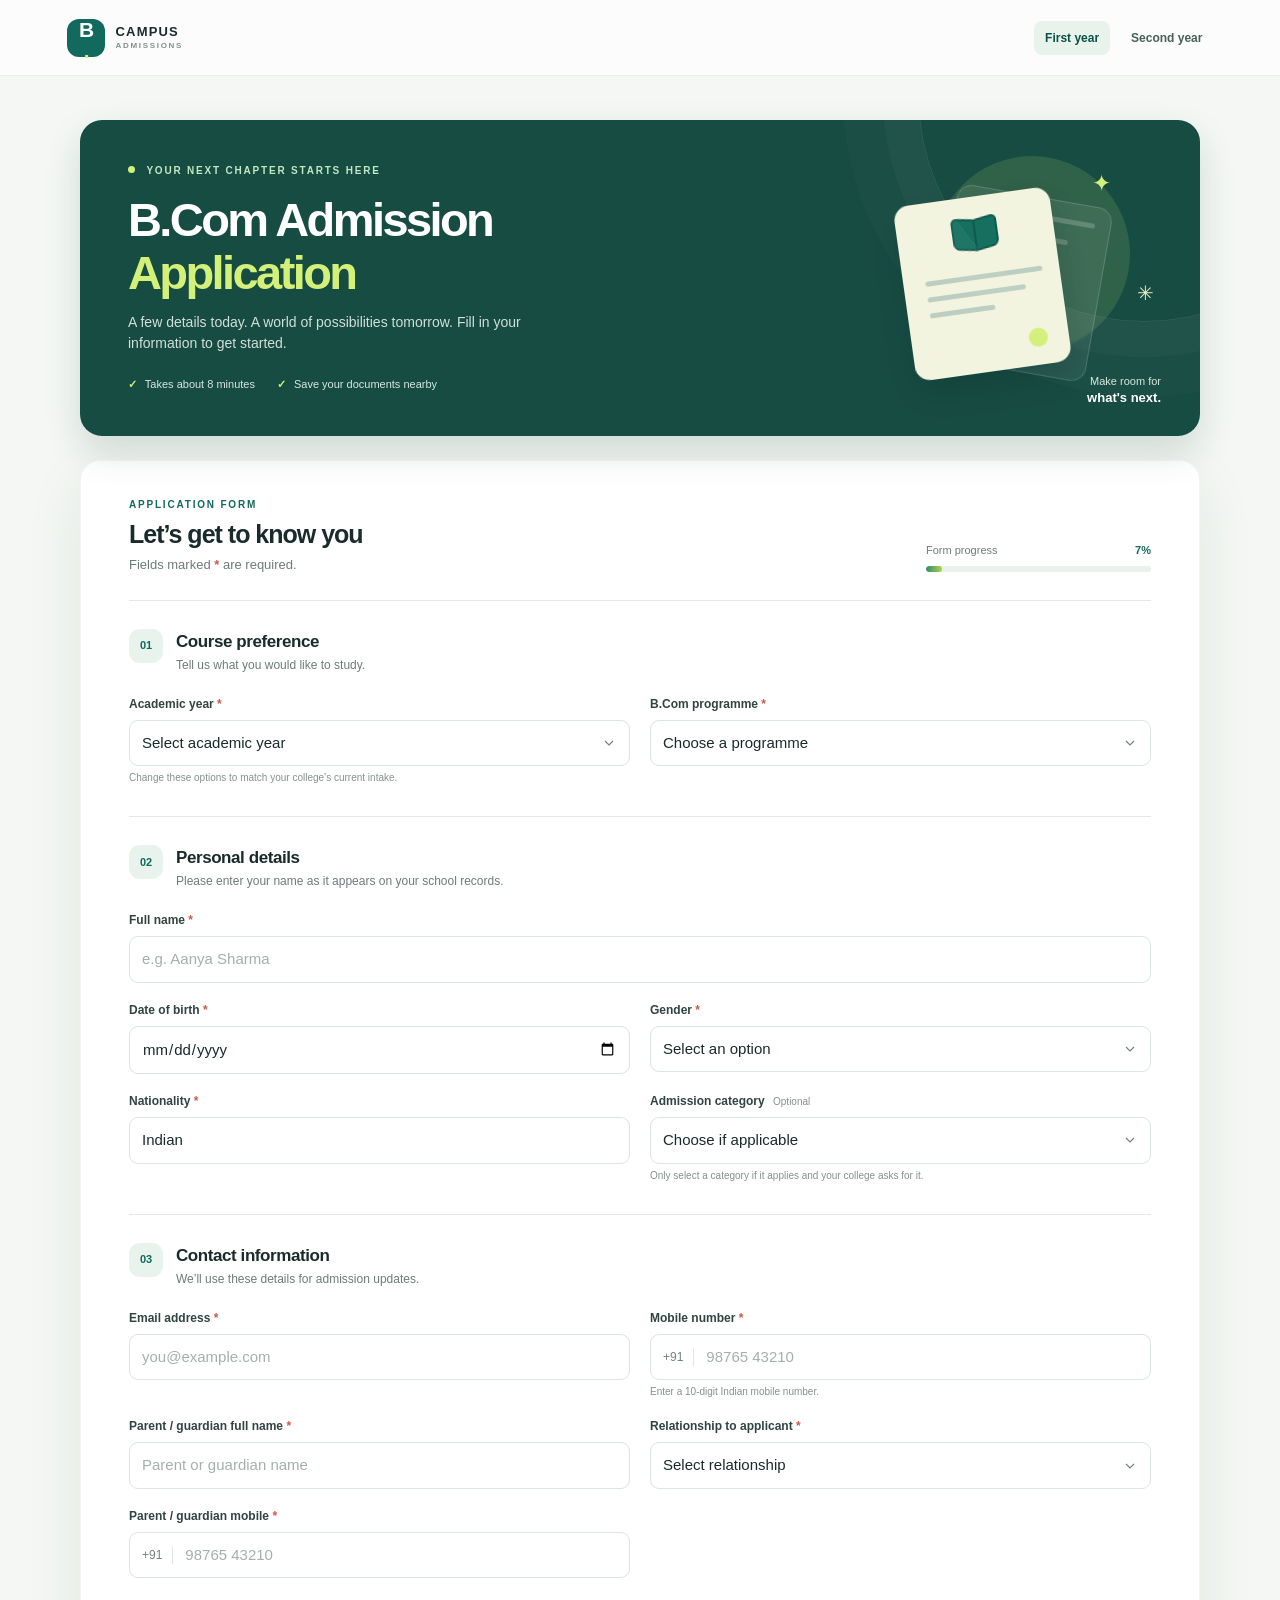
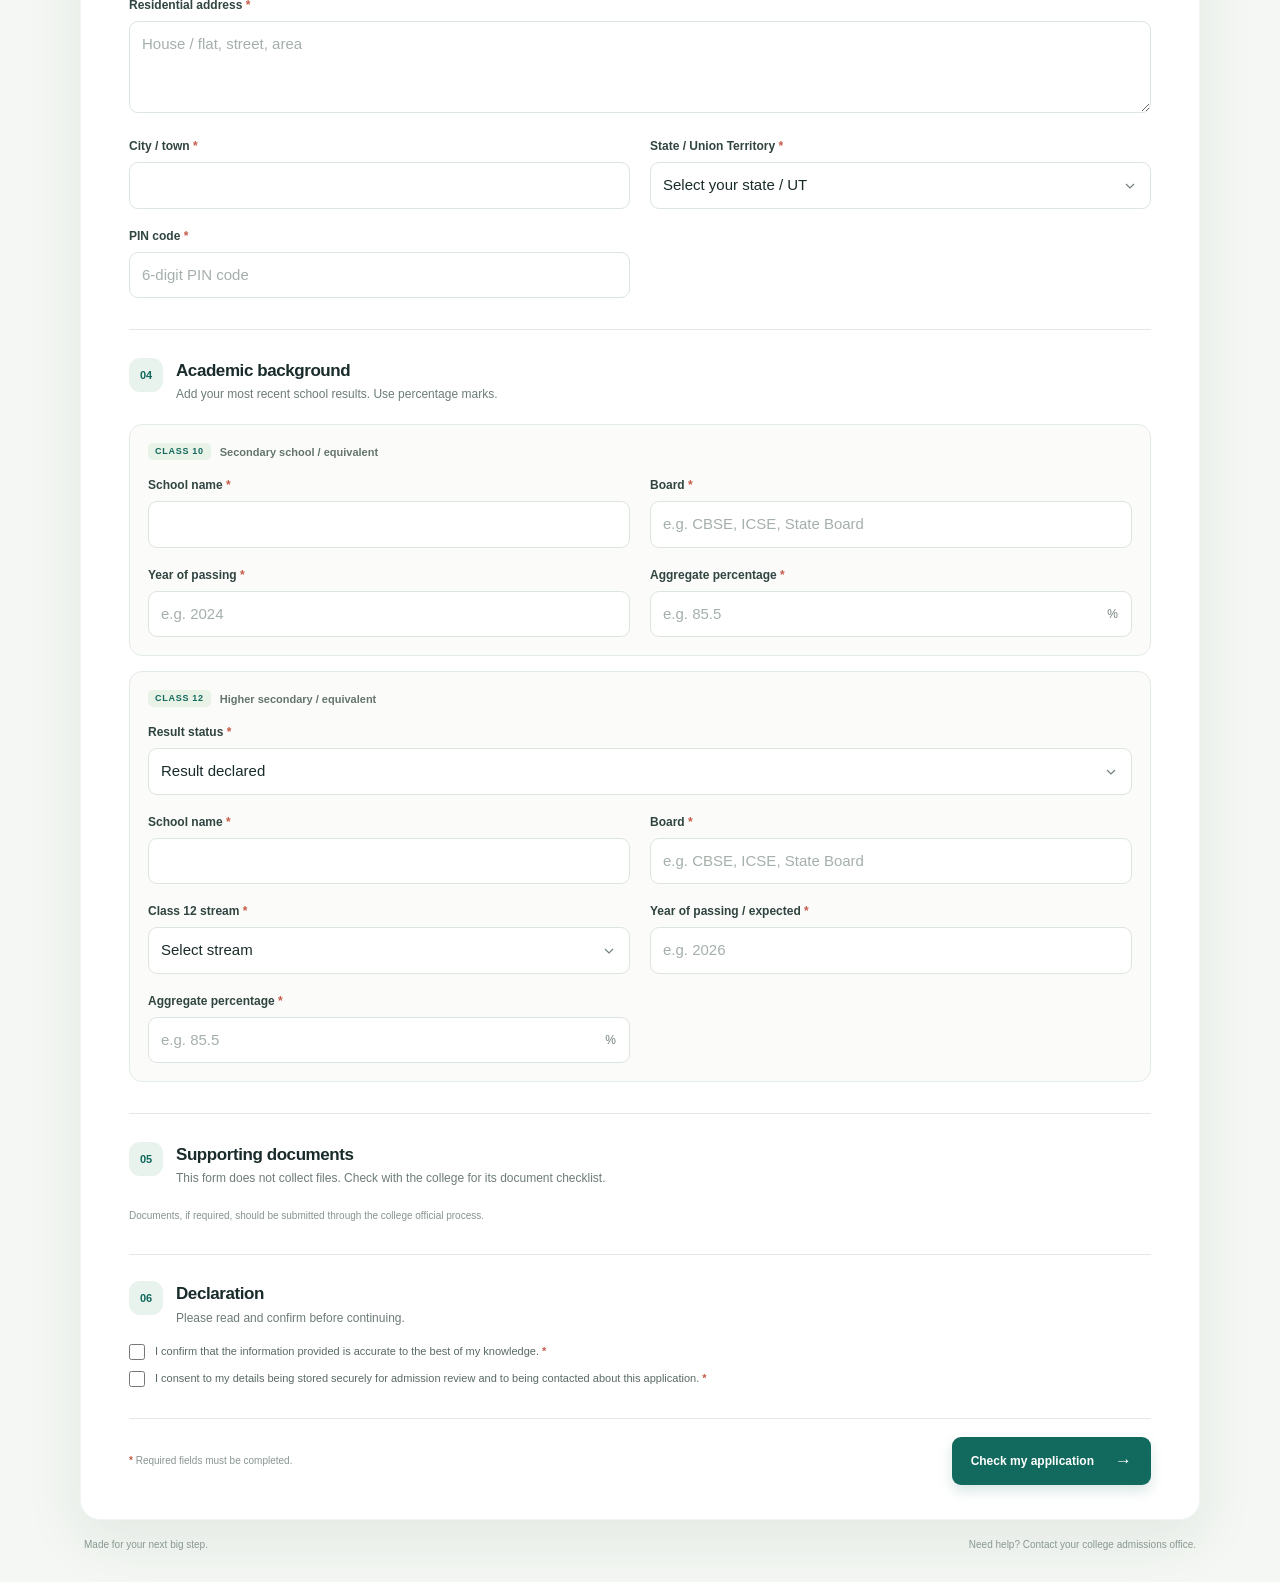
<file: index.html>
<!doctype html>
<html lang="en">
<head>
  <meta charset="utf-8">
  <meta name="viewport" content="width=device-width, initial-scale=1">
  <meta name="theme-color" content="#f4f7f3">
  <meta name="description" content="A clear, student-friendly Bachelor of Commerce admission form.">
  <title>B.Com Admission Form</title>
  <link rel="stylesheet" href="styles.css">
  <script src="supabase-config.js"></script>
  <script src="admission-db.js"></script>
  <script>
document.addEventListener("DOMContentLoaded", () => {
  const form = document.querySelector("#admission-form");
  const progressText = document.querySelector("#progress-text");
  const progressBar = document.querySelector("#progress-bar");
  const progressFill = document.querySelector("#progress-fill");
  const resultStatus = document.querySelector("#result-status");
  const marks12Field = document.querySelector("#marks12-field");
  const marks12 = document.querySelector("#marks12");
  const resultNote = document.querySelector("#result-note");
  const message = document.querySelector("#form-message");
  const today = new Date();
  const currentYear = today.getFullYear();
  const todayString = `${today.getFullYear()}-${String(today.getMonth() + 1).padStart(2, "0")}-${String(today.getDate()).padStart(2, "0")}`;

  document.querySelector("#dob").max = todayString;
  for (const yearField of [document.querySelector("#year10"), document.querySelector("#year12")]) {
    yearField.max = String(currentYear + 2);
  }
  const academicYear = document.querySelector("#academic-year");
  for (const startYear of [currentYear, currentYear + 1]) {
    const option = document.createElement("option");
    option.value = `${startYear}–${String(startYear + 1).slice(-2)}`;
    option.textContent = option.value;
    academicYear.append(option);
  }

  function updateResultFields() {
    const awaited = resultStatus.value === "awaited";
    marks12.required = !awaited;
    marks12.disabled = awaited;
    marks12Field.hidden = awaited;
    resultNote.hidden = !awaited;
    updateProgress();
  }

  function updateProgress() {
    const requiredFields = [...form.querySelectorAll("[required]")].filter((field) => !field.disabled);
    const completed = requiredFields.filter((field) => field.type === "checkbox" ? field.checked : field.validity.valid).length;
    const percentage = requiredFields.length ? Math.round((completed / requiredFields.length) * 100) : 0;
    progressText.textContent = `${percentage}%`;
    progressBar.setAttribute("aria-valuenow", String(percentage));
    progressFill.style.width = `${percentage}%`;
  }

  function showMessage(text, type = "success") {
    message.textContent = text;
    message.classList.toggle("error", type === "error");
    message.hidden = false;
    message.focus();
  }

  form.addEventListener("input", () => {
    updateProgress();
    if (!message.hidden) message.hidden = true;
  });
  form.addEventListener("change", updateProgress);
  resultStatus.addEventListener("change", updateResultFields);

  for (const phone of [document.querySelector("#phone"), document.querySelector("#guardian-phone")]) {
    phone.addEventListener("input", () => {
      phone.value = phone.value.replace(/\D/g, "").slice(0, 10);
    });
  }
  document.querySelector("#pincode").addEventListener("input", (event) => {
    event.currentTarget.value = event.currentTarget.value.replace(/\D/g, "").slice(0, 6);
  });

  form.addEventListener("submit", async (event) => {
    event.preventDefault();
    form.classList.add("was-validated");
    updateProgress();

    if (!form.checkValidity()) {
      const firstInvalid = form.querySelector(":invalid");
      showMessage("A few details need your attention. Review the highlighted fields and try again.", "error");
      if (firstInvalid) {
        firstInvalid.focus();
        firstInvalid.reportValidity();
      }
      return;
    }

    const submitButton = form.querySelector(".submit-button");
    submitButton.disabled = true;
    submitButton.firstChild.textContent = "Sending application ";
    const values = Object.fromEntries([...new FormData(form).entries()].filter(([, value]) => !(value instanceof File)));
    values.informationAccurate = form.elements.informationAccurate.checked;
    values.privacyConsent = form.elements.privacyConsent.checked;
    try {
      await window.submitAdmissionApplication({
        application_type: "first_year",
        applicant_name: values.fullName,
        email: values.email,
        phone: values.phone,
        academic_year: values.academicYear,
        details: values
      });
      form.reset();
      updateResultFields();
      updateProgress();
      showMessage("Your B.Com admission application was submitted successfully. Keep a note of the details you entered; the college will contact you using the information provided.");
    } catch (error) {
      showMessage(error.message || "We could not save your application. Please check your connection and try again.", "error");
    } finally {
      submitButton.disabled = false;
      submitButton.firstChild.textContent = "Check my application ";
    }
  });

  updateResultFields();
});

  </script>
</head>
<body>
  <header class="topbar">
    <a class="brand" href="index.html" aria-label="B.Com Admissions home">
      <span class="brand-mark" aria-hidden="true">B<span>.</span></span>
      <span class="brand-name">CAMPUS<span>ADMISSIONS</span></span>
    </a>
    <nav class="site-nav" aria-label="Admission forms">
      <a href="index.html" aria-current="page">First year</a>
      <a href="bcom-2nd-year-admission.html">Second year</a>
    </nav>
  </header>

  <main id="top" class="page-shell">
    <section class="welcome" aria-labelledby="page-title">
      <div class="welcome-copy">
        <p class="eyebrow"><span></span> YOUR NEXT CHAPTER STARTS HERE</p>
        <h1 id="page-title">B.Com Admission<br><span>Application</span></h1>
        <p class="welcome-text">A few details today. A world of possibilities tomorrow. Fill in your information to get started.</p>
        <div class="welcome-meta">
          <span><span class="meta-icon" aria-hidden="true">&#10003;</span> Takes about 8 minutes</span>
          <span><span class="meta-icon" aria-hidden="true">&#10003;</span> Save your documents nearby</span>
        </div>
      </div>
      <div class="welcome-art" aria-hidden="true">
        <div class="art-sun"></div>
        <div class="art-card card-back"><span></span><span></span><span></span></div>
        <div class="art-card card-front"><div class="book-icon"><i></i><i></i></div><span class="art-line line-one"></span><span class="art-line line-two"></span><span class="art-line line-three"></span><span class="art-dot"></span></div>
        <div class="art-spark spark-one">✦</div><div class="art-spark spark-two">✳</div>
        <div class="art-caption">Make room for<br><strong>what's next.</strong></div>
      </div>
    </section>

    <section class="form-card" aria-labelledby="form-heading">
      <div class="form-heading-row">
        <div>
          <p class="eyebrow form-eyebrow">APPLICATION FORM</p>
          <h2 id="form-heading">Let’s get to know you</h2>
          <p class="form-intro">Fields marked <span class="required-star">*</span> are required.</p>
        </div>
        <div class="progress-wrap" aria-live="polite">
          <div class="progress-label"><span>Form progress</span><strong id="progress-text">0%</strong></div>
          <div class="progress-track" role="progressbar" aria-label="Required fields completed" aria-valuemin="0" aria-valuemax="100" aria-valuenow="0" id="progress-bar"><span id="progress-fill"></span></div>
        </div>
      </div>

      <form id="admission-form" novalidate>
        <section class="form-section" aria-labelledby="course-title">
          <div class="section-heading">
            <span class="section-number">01</span>
            <div><h3 id="course-title">Course preference</h3><p>Tell us what you would like to study.</p></div>
          </div>
          <div class="field-grid two-col">
            <div class="field">
              <label for="academic-year">Academic year <span class="required-star">*</span></label>
              <select id="academic-year" name="academicYear" required>
                <option value="" selected disabled>Select academic year</option>
              </select>
              <small class="field-hint">Change these options to match your college’s current intake.</small>
            </div>
            <div class="field">
              <label for="course">B.Com programme <span class="required-star">*</span></label>
              <select id="course" name="course" required>
                <option value="" selected disabled>Choose a programme</option>
                <option>B.Com (General)</option>
                <option>B.Com (Accounting &amp; Finance)</option>
                <option>B.Com (Banking &amp; Insurance)</option>
                <option>B.Com (Computer Applications)</option>
                <option>B.Com (Other / as offered by college)</option>
              </select>
            </div>
          </div>
        </section>

        <section class="form-section" aria-labelledby="personal-title">
          <div class="section-heading">
            <span class="section-number">02</span>
            <div><h3 id="personal-title">Personal details</h3><p>Please enter your name as it appears on your school records.</p></div>
          </div>
          <div class="field-grid two-col">
            <div class="field full-width">
              <label for="full-name">Full name <span class="required-star">*</span></label>
              <input id="full-name" name="fullName" type="text" autocomplete="name" placeholder="e.g. Aanya Sharma" required minlength="2" maxlength="100">
            </div>
            <div class="field">
              <label for="dob">Date of birth <span class="required-star">*</span></label>
              <input id="dob" name="dateOfBirth" type="date" autocomplete="bday" required>
            </div>
            <div class="field">
              <label for="gender">Gender <span class="required-star">*</span></label>
              <select id="gender" name="gender" required>
                <option value="" selected disabled>Select an option</option>
                <option>Female</option><option>Male</option><option>Non-binary</option><option>Prefer to self-describe</option><option>Prefer not to say</option>
              </select>
            </div>
            <div class="field">
              <label for="nationality">Nationality <span class="required-star">*</span></label>
              <input id="nationality" name="nationality" type="text" autocomplete="country-name" value="Indian" required maxlength="60">
            </div>
            <div class="field">
              <label for="category">Admission category <span class="optional-label">Optional</span></label>
              <select id="category" name="category">
                <option value="">Choose if applicable</option><option>General / Open</option><option>Scheduled Caste (SC)</option><option>Scheduled Tribe (ST)</option><option>Other Backward Class (OBC)</option><option>Economically Weaker Section (EWS)</option><option>Other reserved category</option><option>Prefer not to say</option>
              </select>
              <small class="field-hint">Only select a category if it applies and your college asks for it.</small>
            </div>
          </div>
        </section>

        <section class="form-section" aria-labelledby="contact-title">
          <div class="section-heading">
            <span class="section-number">03</span>
            <div><h3 id="contact-title">Contact information</h3><p>We’ll use these details for admission updates.</p></div>
          </div>
          <div class="field-grid two-col">
            <div class="field">
              <label for="email">Email address <span class="required-star">*</span></label>
              <input id="email" name="email" type="email" autocomplete="email" placeholder="you@example.com" required maxlength="254">
            </div>
            <div class="field">
              <label for="phone">Mobile number <span class="required-star">*</span></label>
              <div class="phone-input"><span aria-hidden="true">+91</span><input id="phone" name="phone" type="tel" autocomplete="tel-national" inputmode="numeric" placeholder="98765 43210" pattern="[6-9][0-9]{9}" maxlength="10" required aria-describedby="phone-hint"></div>
              <small id="phone-hint" class="field-hint">Enter a 10-digit Indian mobile number.</small>
            </div>
            <div class="field">
              <label for="guardian-name">Parent / guardian full name <span class="required-star">*</span></label>
              <input id="guardian-name" name="guardianName" type="text" autocomplete="section-guardian name" placeholder="Parent or guardian name" required minlength="2" maxlength="100">
            </div>
            <div class="field">
              <label for="guardian-relationship">Relationship to applicant <span class="required-star">*</span></label>
              <select id="guardian-relationship" name="guardianRelationship" required><option value="" selected disabled>Select relationship</option><option>Parent</option><option>Legal guardian</option><option>Other relative</option><option>Other</option></select>
            </div>
            <div class="field">
              <label for="guardian-phone">Parent / guardian mobile <span class="required-star">*</span></label>
              <div class="phone-input"><span aria-hidden="true">+91</span><input id="guardian-phone" name="guardianPhone" type="tel" autocomplete="off" inputmode="numeric" placeholder="98765 43210" pattern="[6-9][0-9]{9}" maxlength="10" required></div>
            </div>
            <div class="field full-width">
              <label for="address">Residential address <span class="required-star">*</span></label>
              <textarea id="address" name="address" autocomplete="street-address" rows="3" placeholder="House / flat, street, area" required maxlength="250"></textarea>
            </div>
            <div class="field">
              <label for="city">City / town <span class="required-star">*</span></label>
              <input id="city" name="city" type="text" autocomplete="address-level2" required maxlength="80">
            </div>
            <div class="field">
              <label for="state">State / Union Territory <span class="required-star">*</span></label>
              <select id="state" name="state" autocomplete="address-level1" required>
                <option value="" selected disabled>Select your state / UT</option>
                <option>Andhra Pradesh</option><option>Arunachal Pradesh</option><option>Assam</option><option>Bihar</option><option>Chhattisgarh</option><option>Goa</option><option>Gujarat</option><option>Haryana</option><option>Himachal Pradesh</option><option>Jharkhand</option><option>Karnataka</option><option>Kerala</option><option>Madhya Pradesh</option><option>Maharashtra</option><option>Manipur</option><option>Meghalaya</option><option>Mizoram</option><option>Nagaland</option><option>Odisha</option><option>Punjab</option><option>Rajasthan</option><option>Sikkim</option><option>Tamil Nadu</option><option>Telangana</option><option>Tripura</option><option>Uttar Pradesh</option><option>Uttarakhand</option><option>West Bengal</option><option>Andaman and Nicobar Islands</option><option>Chandigarh</option><option>Dadra and Nagar Haveli and Daman and Diu</option><option>Delhi</option><option>Jammu and Kashmir</option><option>Ladakh</option><option>Lakshadweep</option><option>Puducherry</option><option>Other</option>
              </select>
            </div>
            <div class="field">
              <label for="pincode">PIN code <span class="required-star">*</span></label>
              <input id="pincode" name="pincode" type="text" autocomplete="postal-code" inputmode="numeric" placeholder="6-digit PIN code" pattern="[0-9]{6}" maxlength="6" required>
            </div>
          </div>
        </section>

        <section class="form-section" aria-labelledby="education-title">
          <div class="section-heading">
            <span class="section-number">04</span>
            <div><h3 id="education-title">Academic background</h3><p>Add your most recent school results. Use percentage marks.</p></div>
          </div>
          <div class="academic-block">
            <div class="academic-heading"><span class="academic-tag">CLASS 10</span><span>Secondary school / equivalent</span></div>
            <div class="field-grid two-col">
              <div class="field"><label for="school10">School name <span class="required-star">*</span></label><input id="school10" name="school10" type="text" required maxlength="120"></div>
              <div class="field"><label for="board10">Board <span class="required-star">*</span></label><input id="board10" name="board10" type="text" placeholder="e.g. CBSE, ICSE, State Board" required maxlength="80"></div>
              <div class="field"><label for="year10">Year of passing <span class="required-star">*</span></label><input id="year10" name="year10" type="number" inputmode="numeric" min="1900" step="1" placeholder="e.g. 2024" required></div>
              <div class="field"><label for="marks10">Aggregate percentage <span class="required-star">*</span></label><div class="suffix-input"><input id="marks10" name="marks10" type="number" min="0" max="100" step="0.01" placeholder="e.g. 85.5" required><span>%</span></div></div>
            </div>
          </div>
          <div class="academic-block second-academic">
            <div class="academic-heading"><span class="academic-tag">CLASS 12</span><span>Higher secondary / equivalent</span></div>
            <div class="field-grid two-col">
              <div class="field full-width">
                <label for="result-status">Result status <span class="required-star">*</span></label>
                <select id="result-status" name="resultStatus" required><option value="passed" selected>Result declared</option><option value="awaited">Currently studying / result awaited</option></select>
              </div>
              <div class="field"><label for="school12">School name <span class="required-star">*</span></label><input id="school12" name="school12" type="text" required maxlength="120"></div>
              <div class="field"><label for="board12">Board <span class="required-star">*</span></label><input id="board12" name="board12" type="text" placeholder="e.g. CBSE, ICSE, State Board" required maxlength="80"></div>
              <div class="field"><label for="stream12">Class 12 stream <span class="required-star">*</span></label><select id="stream12" name="stream12" required><option value="" selected disabled>Select stream</option><option>Commerce</option><option>Science</option><option>Arts / Humanities</option><option>Vocational</option><option>Other</option></select></div>
              <div class="field"><label for="year12">Year of passing / expected <span class="required-star">*</span></label><input id="year12" name="year12" type="number" inputmode="numeric" min="1900" step="1" placeholder="e.g. 2026" required></div>
              <div class="field" id="marks12-field"><label for="marks12">Aggregate percentage <span class="required-star">*</span></label><div class="suffix-input"><input id="marks12" name="marks12" type="number" min="0" max="100" step="0.01" placeholder="e.g. 85.5" required><span>%</span></div></div>
            </div>
            <p class="result-note" id="result-note" hidden>You can add your Class 12 percentage later when your result is available.</p>
          </div>
        </section>

        <section class="form-section" aria-labelledby="documents-title"><div class="section-heading"><span class="section-number">05</span><div><h3 id="documents-title">Supporting documents</h3><p>This form does not collect files. Check with the college for its document checklist.</p></div></div><p class="upload-disclaimer">Documents, if required, should be submitted through the college official process.</p></section>

        <section class="declaration" aria-labelledby="declaration-title">
          <div class="section-heading declaration-heading"><span class="section-number">06</span><div><h3 id="declaration-title">Declaration</h3><p>Please read and confirm before continuing.</p></div></div>
          <label class="check-row"><input type="checkbox" name="informationAccurate" required><span>I confirm that the information provided is accurate to the best of my knowledge. <span class="required-star">*</span></span></label>
          <label class="check-row"><input type="checkbox" name="privacyConsent" required><span>I consent to my details being stored securely for admission review and to being contacted about this application. <span class="required-star">*</span></span></label>
        </section>

        <div class="form-footer">
          <p><span class="required-star">*</span> Required fields must be completed.</p>
          <button class="submit-button" type="submit">Check my application <span aria-hidden="true">&#8594;</span></button>
        </div>
        <div class="form-message" id="form-message" role="status" tabindex="-1" hidden></div>
      </form>
    </section>

    <footer class="page-footer"><span>Made for your next big step.</span><span>Need help? Contact your college admissions office.</span></footer>
  </main>
</body>
</html>
</file>
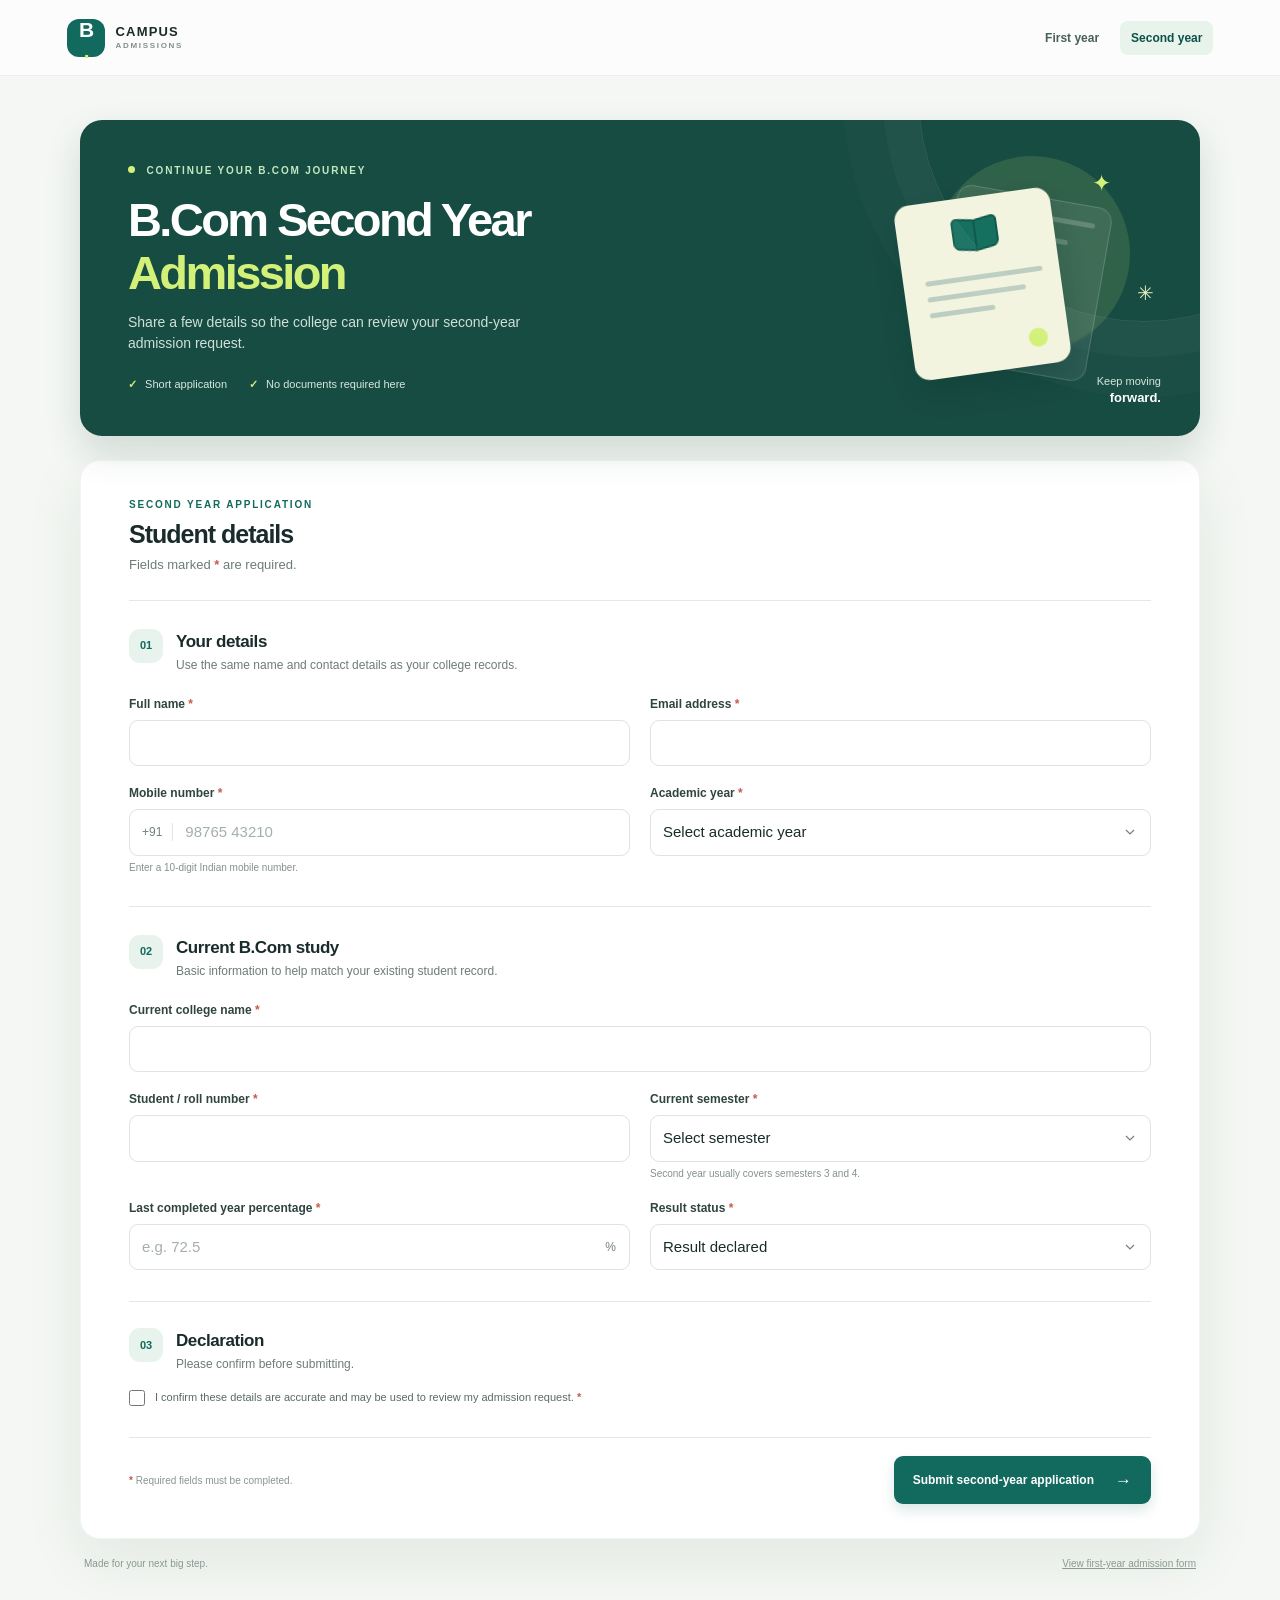
<file: bcom-2nd-year-admission.html>
<!doctype html>
<html lang="en">
<head>
  <meta charset="utf-8">
  <meta name="viewport" content="width=device-width, initial-scale=1">
  <meta name="theme-color" content="#f4f7f3">
  <meta name="description" content="Apply for B.Com second-year admission.">
  <title>B.Com Second Year Admission</title>
  <link rel="stylesheet" href="styles.css">
  <script src="supabase-config.js"></script>
  <script src="admission-db.js"></script>
  <script defer src="second-year.js"></script>
</head>
<body>
  <header class="topbar">
    <a class="brand" href="index.html" aria-label="B.Com Admissions home">
      <span class="brand-mark" aria-hidden="true">B<span>.</span></span>
      <span class="brand-name">CAMPUS<span>ADMISSIONS</span></span>
    </a>
    <nav class="site-nav" aria-label="Admission forms">
      <a href="index.html">First year</a>
      <a href="bcom-2nd-year-admission.html" aria-current="page">Second year</a>
    </nav>
  </header>

  <main class="page-shell">
    <section class="welcome" aria-labelledby="page-title">
      <div class="welcome-copy">
        <p class="eyebrow"><span></span> CONTINUE YOUR B.COM JOURNEY</p>
        <h1 id="page-title">B.Com Second Year<br><span>Admission</span></h1>
        <p class="welcome-text">Share a few details so the college can review your second-year admission request.</p>
        <div class="welcome-meta"><span><span class="meta-icon" aria-hidden="true">&#10003;</span> Short application</span><span><span class="meta-icon" aria-hidden="true">&#10003;</span> No documents required here</span></div>
      </div>
      <div class="welcome-art" aria-hidden="true"><div class="art-sun"></div><div class="art-card card-back"><span></span><span></span><span></span></div><div class="art-card card-front"><div class="book-icon"><i></i><i></i></div><span class="art-line line-one"></span><span class="art-line line-two"></span><span class="art-line line-three"></span><span class="art-dot"></span></div><div class="art-spark spark-one">✦</div><div class="art-spark spark-two">✳</div><div class="art-caption">Keep moving<br><strong>forward.</strong></div></div>
    </section>

    <section class="form-card" aria-labelledby="form-heading">
      <div class="form-heading-row">
        <div><p class="eyebrow form-eyebrow">SECOND YEAR APPLICATION</p><h2 id="form-heading">Student details</h2><p class="form-intro">Fields marked <span class="required-star">*</span> are required.</p></div>
      </div>
      <form id="second-year-form" novalidate>
        <section class="form-section" aria-labelledby="student-title">
          <div class="section-heading"><span class="section-number">01</span><div><h3 id="student-title">Your details</h3><p>Use the same name and contact details as your college records.</p></div></div>
          <div class="field-grid two-col">
            <div class="field"><label for="student-name">Full name <span class="required-star">*</span></label><input id="student-name" name="applicantName" autocomplete="name" required minlength="2" maxlength="120"></div>
            <div class="field"><label for="student-email">Email address <span class="required-star">*</span></label><input id="student-email" name="email" type="email" autocomplete="email" required maxlength="254"></div>
            <div class="field"><label for="student-phone">Mobile number <span class="required-star">*</span></label><div class="phone-input"><span aria-hidden="true">+91</span><input id="student-phone" name="phone" type="tel" autocomplete="tel-national" inputmode="numeric" pattern="[6-9][0-9]{9}" maxlength="10" placeholder="98765 43210" required></div><small class="field-hint">Enter a 10-digit Indian mobile number.</small></div>
            <div class="field"><label for="academic-year">Academic year <span class="required-star">*</span></label><select id="academic-year" name="academicYear" required><option value="" selected disabled>Select academic year</option></select></div>
          </div>
        </section>

        <section class="form-section" aria-labelledby="college-title">
          <div class="section-heading"><span class="section-number">02</span><div><h3 id="college-title">Current B.Com study</h3><p>Basic information to help match your existing student record.</p></div></div>
          <div class="field-grid two-col">
            <div class="field full-width"><label for="college-name">Current college name <span class="required-star">*</span></label><input id="college-name" name="collegeName" autocomplete="organization" required maxlength="160"></div>
            <div class="field"><label for="roll-number">Student / roll number <span class="required-star">*</span></label><input id="roll-number" name="rollNumber" autocomplete="off" required maxlength="40"></div>
            <div class="field"><label for="semester">Current semester <span class="required-star">*</span></label><select id="semester" name="currentSemester" required><option value="" selected disabled>Select semester</option><option value="3">Semester 3</option><option value="4">Semester 4</option></select><small class="field-hint">Second year usually covers semesters 3 and 4.</small></div>
            <div class="field"><label for="previous-percentage">Last completed year percentage <span class="required-star">*</span></label><div class="suffix-input"><input id="previous-percentage" name="previousYearPercentage" type="number" inputmode="decimal" min="0" max="100" step="0.01" placeholder="e.g. 72.5" required><span>%</span></div></div>
            <div class="field"><label for="result-status">Result status <span class="required-star">*</span></label><select id="result-status" name="resultStatus" required><option value="passed">Result declared</option><option value="awaited">Result awaited</option></select></div>
          </div>
        </section>

        <section class="declaration" aria-labelledby="declaration-title">
          <div class="section-heading declaration-heading"><span class="section-number">03</span><div><h3 id="declaration-title">Declaration</h3><p>Please confirm before submitting.</p></div></div>
          <label class="check-row"><input type="checkbox" name="informationAccurate" required><span>I confirm these details are accurate and may be used to review my admission request. <span class="required-star">*</span></span></label>
        </section>

        <div class="form-footer"><p><span class="required-star">*</span> Required fields must be completed.</p><button class="submit-button" type="submit">Submit second-year application <span aria-hidden="true">&#8594;</span></button></div>
        <div class="form-message" id="form-message" role="status" tabindex="-1" hidden></div>
      </form>
    </section>
    <footer class="page-footer"><span>Made for your next big step.</span><a href="index.html">View first-year admission form</a></footer>
  </main>
</body>
</html>
</file>
<file: styles.css>
:root {
  color-scheme: light;
  --ink: #192b2a;
  --muted: #6d7c79;
  --green: #12695d;
  --green-dark: #0c5148;
  --mint: #dff0e9;
  --lime: #d3f078;
  --line: #e2e9e4;
  --paper: #ffffff;
  --page: #f4f7f3;
  --danger: #b43e36;
  --shadow: 0 20px 60px rgba(30, 59, 51, .08);
}

* { box-sizing: border-box; }
html { scroll-behavior: smooth; }
body {
  margin: 0;
  background: var(--page);
  color: var(--ink);
  font-family: "DM Sans", Arial, sans-serif;
  font-size: 15px;
  line-height: 1.5;
  -webkit-font-smoothing: antialiased;
}
button, input, select, textarea { font: inherit; }
a { color: inherit; }
.topbar {
  height: 76px;
  padding: 0 max(5.2vw, calc((100vw - 1240px) / 2));
  display: flex;
  align-items: center;
  justify-content: space-between;
  border-bottom: 1px solid rgba(24, 64, 55, .07);
  background: rgba(255,255,255,.68);
}
.brand { display: inline-flex; align-items: center; gap: 11px; text-decoration: none; }
.brand-mark {
  display: grid; place-items: center;
  width: 38px; height: 38px; border-radius: 12px;
  background: var(--green); color: #fff;
  font: 800 21px/1 "Manrope", sans-serif; letter-spacing: -2px;
}
.brand-mark span { color: var(--lime); }
.brand-name { display: grid; font: 800 13px/1.05 "Manrope", sans-serif; letter-spacing: .09em; }
.brand-name span { margin-top: 4px; color: #81908a; font: 700 8px/1 "DM Sans", sans-serif; letter-spacing: .21em; }
.secure-note { display: flex; align-items: center; gap: 8px; color: #71807a; font-size: 12px; }
.site-nav { display: flex; align-items: center; gap: 10px; }
.site-nav a { padding: 8px 11px; border-radius: 8px; color: #47615a; font-size: 12px; font-weight: 700; text-decoration: none; }
.site-nav a:hover, .site-nav a[aria-current="page"] { background: #e8f3eb; color: var(--green-dark); }
.lock-icon { display: inline-grid; place-items: center; width: 16px; height: 16px; border: 1px solid #b8c8be; border-radius: 50%; color: var(--green); font-size: 7px; }
.page-shell { width: min(1120px, calc(100% - 48px)); margin: 44px auto 30px; }
.welcome {
  min-height: 310px;
  display: grid; grid-template-columns: 1.2fr .8fr;
  position: relative; overflow: hidden;
  border-radius: 22px;
  background: #174c43;
  color: white;
  box-shadow: 0 16px 36px rgba(14, 63, 53, .15);
}
.welcome::after { content: ""; position: absolute; width: 450px; height: 450px; right: -170px; top: -250px; border: 1px solid rgba(255,255,255,.1); border-radius: 50%; box-shadow: 0 0 0 35px rgba(255,255,255,.025), 0 0 0 75px rgba(255,255,255,.02); }
.welcome-copy { z-index: 1; padding: 43px 48px; }
.eyebrow { margin: 0 0 16px; font-size: 10px; font-weight: 700; letter-spacing: .18em; }
.welcome .eyebrow { color: #c2e8c0; }
.welcome .eyebrow span { display: inline-block; width: 7px; height: 7px; margin: 0 7px 1px 0; border-radius: 50%; background: var(--lime); }
h1, h2, h3, p { margin-top: 0; }
h1 { margin-bottom: 13px; font: 800 clamp(33px, 4vw, 47px)/1.12 "Manrope", sans-serif; letter-spacing: -.055em; }
h1 span { color: var(--lime); }
.welcome-text { max-width: 450px; margin-bottom: 22px; color: #d0e0d9; font-size: 14px; }
.welcome-meta { display: flex; flex-wrap: wrap; gap: 10px 22px; color: #d7e8df; font-size: 11px; }
.meta-icon { margin-right: 5px; color: var(--lime); font-weight: 700; }
.welcome-art { position: relative; min-height: 310px; overflow: hidden; }
.art-sun { position: absolute; right: 70px; top: 36px; width: 196px; height: 196px; border-radius: 50%; background: rgba(211,240,120,.13); }
.art-card { position: absolute; width: 157px; height: 176px; border: 1px solid rgba(255,255,255,.32); border-radius: 15px; background: rgba(255,255,255,.12); backdrop-filter: blur(2px); }
.card-back { right: 100px; top: 75px; transform: rotate(10deg); opacity: .55; }
.card-back span { display: block; height: 5px; margin: 16px 15px; border-radius: 5px; background: rgba(255,255,255,.38); }
.card-back span:nth-child(2) { width: 65%; }.card-back span:nth-child(3) { width: 47%; }
.card-front { right: 139px; top: 76px; transform: rotate(-8deg); background: #f3f4df; border: none; box-shadow: 0 15px 30px rgba(7,35,28,.2); }
.book-icon { position: relative; display: flex; width: 48px; height: 39px; margin: 21px auto 18px; }
.book-icon i { display: block; width: 24px; height: 32px; background: #167060; border: 2px solid #0f594e; border-radius: 6px 2px 2px 6px; transform: skewY(9deg); }
.book-icon i + i { margin-left: -2px; border-radius: 2px 6px 6px 2px; transform: skewY(-9deg); }
.art-line { display: block; height: 5px; margin: 11px 22px; border-radius: 5px; background: #bbcec0; }
.line-one { width: 75%; }.line-two { width: 63%; }.line-three { width: 42%; }
.art-dot { position: absolute; right: 21px; bottom: 18px; width: 19px; height: 19px; border-radius: 50%; background: var(--lime); }
.art-spark { position: absolute; color: var(--lime); }.spark-one { top: 46px; right: 89px; font-size: 23px; }.spark-two { top: 158px; right: 46px; font-size: 20px; color: #e6edc0; }
.art-caption { position: absolute; bottom: 29px; right: 39px; color: #d7e5db; font-size: 11px; line-height: 1.35; text-align: right; }.art-caption strong { color: white; font-size: 13px; }
.form-card { margin-top: 24px; padding: 36px 48px 34px; border: 1px solid rgba(24,64,55,.05); border-radius: 20px; background: var(--paper); box-shadow: var(--shadow); }
.form-heading-row { display: flex; align-items: flex-end; justify-content: space-between; gap: 25px; padding-bottom: 25px; border-bottom: 1px solid var(--line); }
.form-eyebrow { margin-bottom: 7px; color: var(--green); }
h2 { margin-bottom: 5px; font: 800 25px/1.25 "Manrope", sans-serif; letter-spacing: -.04em; }
.form-intro { margin-bottom: 0; color: var(--muted); font-size: 13px; }
.required-star { color: #c65a48; font-weight: 700; }
.progress-wrap { width: 225px; flex: 0 0 225px; padding-bottom: 3px; }
.progress-label { display: flex; justify-content: space-between; margin-bottom: 7px; color: var(--muted); font-size: 11px; }
.progress-label strong { color: var(--green); }
.progress-track { height: 6px; overflow: hidden; border-radius: 99px; background: #eaf0eb; }
.progress-track span { display: block; height: 100%; width: 0; border-radius: inherit; background: linear-gradient(90deg, #2b8a6d, #acd747); transition: width .25s ease; }
.form-section { padding: 28px 0 31px; border-bottom: 1px solid var(--line); }
.section-heading { display: flex; align-items: flex-start; gap: 13px; margin-bottom: 21px; }
.section-number { display: grid; flex: 0 0 34px; place-items: center; width: 34px; height: 34px; border-radius: 11px; background: #e7f3ec; color: var(--green); font: 800 11px/1 "Manrope", sans-serif; }
.section-heading h3 { margin: 2px 0 3px; font: 750 17px/1.3 "Manrope", sans-serif; letter-spacing: -.025em; }
.section-heading p { margin: 0; color: var(--muted); font-size: 12px; }
.field-grid { display: grid; gap: 18px 20px; }
.two-col { grid-template-columns: repeat(2, minmax(0, 1fr)); }
.field { min-width: 0; }
.full-width { grid-column: 1 / -1; }
.field label { display: block; margin-bottom: 7px; color: #304440; font-size: 12px; font-weight: 700; }
.optional-label { display: inline-block; margin-left: 5px; color: #85918c; font-size: 10px; font-weight: 500; }
.field input, .field select, .field textarea, .phone-input, .suffix-input {
  width: 100%; min-height: 44px;
  border: 1px solid #dce5de; border-radius: 9px;
  background-color: #fff; color: var(--ink);
  outline: none; transition: border-color .16s, box-shadow .16s, background .16s;
}
.field input, .field select, .field textarea { padding: 11px 12px; }
.field textarea { min-height: 78px; resize: vertical; }
.field input::placeholder, .field textarea::placeholder { color: #a5b0aa; }
.field select { appearance: none; padding-right: 37px; background-image: url("data:image/svg+xml,%3Csvg xmlns='http://www.w3.org/2000/svg' width='16' height='16' fill='none' stroke='%2373827b' stroke-width='1.8' viewBox='0 0 24 24'%3E%3Cpath d='m6 9 6 6 6-6'/%3E%3C/svg%3E"); background-repeat: no-repeat; background-position: right 12px center; }
.field input:focus, .field select:focus, .field textarea:focus, .phone-input:focus-within, .suffix-input:focus-within { border-color: #4d9b83; box-shadow: 0 0 0 3px rgba(38,131,105,.12); }
.field input:disabled { background: #f3f6f3; color: #9aa59f; cursor: not-allowed; }
.was-validated .field input:invalid, .was-validated .field select:invalid, .was-validated .field textarea:invalid { border-color: #d66b61; background-color: #fffaf9; }
.was-validated .field:has(.phone-input input:invalid) .phone-input, .was-validated .field:has(.suffix-input input:invalid) .suffix-input { border-color: #d66b61; background-color: #fffaf9; }
.was-validated .check-row:has(input:invalid) { color: var(--danger); }
.was-validated .check-row input:invalid { outline: 2px solid rgba(180, 62, 54, .25); outline-offset: 2px; }
.field-hint { display: block; margin-top: 5px; color: #84918b; font-size: 10px; line-height: 1.4; }
.phone-input, .suffix-input { display: flex; align-items: center; overflow: hidden; }
.phone-input > span, .suffix-input > span { padding: 0 0 0 12px; color: #73827b; font-size: 12px; }
.phone-input input, .suffix-input input { min-width: 0; border: 0; box-shadow: none; background: transparent; }
.phone-input input:focus, .suffix-input input:focus { box-shadow: none; }
.phone-input > span { border-right: 1px solid #e1e8e2; padding-right: 10px; }
.suffix-input > span { padding: 0 13px 0 4px; }
.academic-block { padding: 18px; border: 1px solid #e3ebe5; border-radius: 13px; background: #fbfcfa; }
.second-academic { margin-top: 15px; }
.academic-heading { display: flex; align-items: center; gap: 9px; margin-bottom: 16px; color: #65756e; font-size: 11px; font-weight: 600; }
.academic-tag { padding: 4px 7px; border-radius: 5px; background: #e8f2e6; color: var(--green); font: 800 9px/1 "Manrope", sans-serif; letter-spacing: .08em; }
.result-note { margin: 12px 0 0; padding: 9px 12px; border-left: 3px solid #87b857; border-radius: 0 7px 7px 0; background: #eff6e7; color: #516b49; font-size: 11px; }
.upload-grid { display: grid; grid-template-columns: repeat(2, minmax(0, 1fr)); gap: 14px; }
.upload-box { min-height: 115px; padding: 16px; display: grid; grid-template-columns: 34px 1fr; grid-template-rows: auto auto; align-content: center; column-gap: 11px; border: 1px dashed #b9cbc0; border-radius: 12px; background: #fbfdfb; cursor: pointer; transition: border-color .15s, background .15s; }
.upload-box:hover, .upload-box:focus-within { border-color: #55967e; background: #f4faf5; }
.upload-box.has-error { border-color: #d66b61; background: #fff8f6; }
.upload-icon { grid-row: 1 / 3; display: grid; place-items: center; width: 34px; height: 34px; border-radius: 10px; background: #e8f3eb; color: var(--green); font-size: 19px; }
.upload-title { align-self: end; color: #304440; font-size: 12px; font-weight: 700; }
.upload-meta { align-self: start; margin-top: 3px; color: #87948d; font-size: 10px; overflow-wrap: anywhere; }
.upload-box input { position: absolute; width: 1px; height: 1px; overflow: hidden; clip: rect(0,0,0,0); clip-path: inset(50%); white-space: nowrap; }
.upload-disclaimer { margin: 12px 0 0; color: #87948d; font-size: 10px; }
.declaration { padding: 26px 0 21px; }
.declaration-heading { margin-bottom: 16px; }
.check-row { display: flex; align-items: flex-start; gap: 10px; margin: 10px 0; color: #596a63; font-size: 11px; cursor: pointer; }
.check-row input { width: 16px; height: 16px; flex: 0 0 16px; margin: 1px 0 0; accent-color: var(--green); }
.form-footer { display: flex; align-items: center; justify-content: space-between; gap: 20px; padding-top: 18px; border-top: 1px solid var(--line); }
.form-footer p { margin: 0; color: #89958f; font-size: 10px; }
.submit-button { display: inline-flex; align-items: center; gap: 21px; min-height: 48px; padding: 0 19px; border: 0; border-radius: 9px; background: var(--green); color: #fff; font-weight: 700; font-size: 12px; cursor: pointer; box-shadow: 0 6px 13px rgba(18,105,93,.16); transition: transform .15s, background .15s, box-shadow .15s; }
.submit-button span { font-size: 17px; transition: transform .15s; }
.submit-button:hover { background: var(--green-dark); box-shadow: 0 8px 18px rgba(18,105,93,.22); transform: translateY(-1px); }
.submit-button:hover span { transform: translateX(3px); }
.submit-button:focus-visible, .upload-box:focus-within { outline: 3px solid rgba(38,131,105,.22); outline-offset: 2px; }
.form-message { margin-top: 18px; padding: 15px 17px; border: 1px solid #bfdfcc; border-radius: 10px; background: #eff9f1; color: #275b45; font-size: 12px; }
.form-message.error { border-color: #edc2bd; background: #fff5f3; color: var(--danger); }
.page-footer { display: flex; justify-content: space-between; gap: 20px; padding: 17px 4px 0; color: #8b9891; font-size: 10px; }

@media (max-width: 760px) {
  .topbar { height: 66px; padding: 0 22px; }
  .site-nav { gap: 2px; }
  .site-nav a { padding: 7px 8px; font-size: 11px; }
  .page-shell { width: min(100% - 28px, 600px); margin: 22px auto; }
  .welcome { min-height: 0; grid-template-columns: 1fr; }
  .welcome-copy { padding: 31px 27px 28px; }
  h1 { font-size: clamp(34px, 8vw, 43px); }
  .welcome-art { display: none; }
  .form-card { margin-top: 16px; padding: 27px 24px 25px; border-radius: 16px; }
  .form-heading-row { align-items: flex-start; flex-direction: column; gap: 17px; }
  .progress-wrap { width: 100%; flex-basis: auto; }
  .form-section { padding: 24px 0; }
  .field-grid { gap: 15px; }
}
@media (max-width: 520px) {
  .topbar { padding: 0 12px; }
  .secure-note { font-size: 0; gap: 0; }
  .secure-note .lock-icon { font-size: 7px; }
  .brand { gap: 7px; }
  .brand-mark { width: 32px; height: 32px; }
  .brand-name { font-size: 10px; }
  .brand-name span { font-size: 7px; }
  .site-nav a { padding: 6px; font-size: 10px; }
  .welcome-copy { padding: 27px 23px 24px; }
  .welcome-meta { gap: 7px 14px; font-size: 10px; }
  .form-card { padding: 24px 18px 21px; }
  .two-col, .upload-grid { grid-template-columns: 1fr; }
  .full-width { grid-column: auto; }
  .academic-block { padding: 14px; }
  .section-heading { gap: 10px; }
  .section-number { flex-basis: 31px; width: 31px; height: 31px; }
  .form-footer { align-items: stretch; flex-direction: column; }
  .submit-button { justify-content: center; }
  .page-footer { flex-direction: column; gap: 5px; }
}
@media (prefers-reduced-motion: reduce) {
  *, *::before, *::after { scroll-behavior: auto !important; transition-duration: .01ms !important; }
}
</file>
